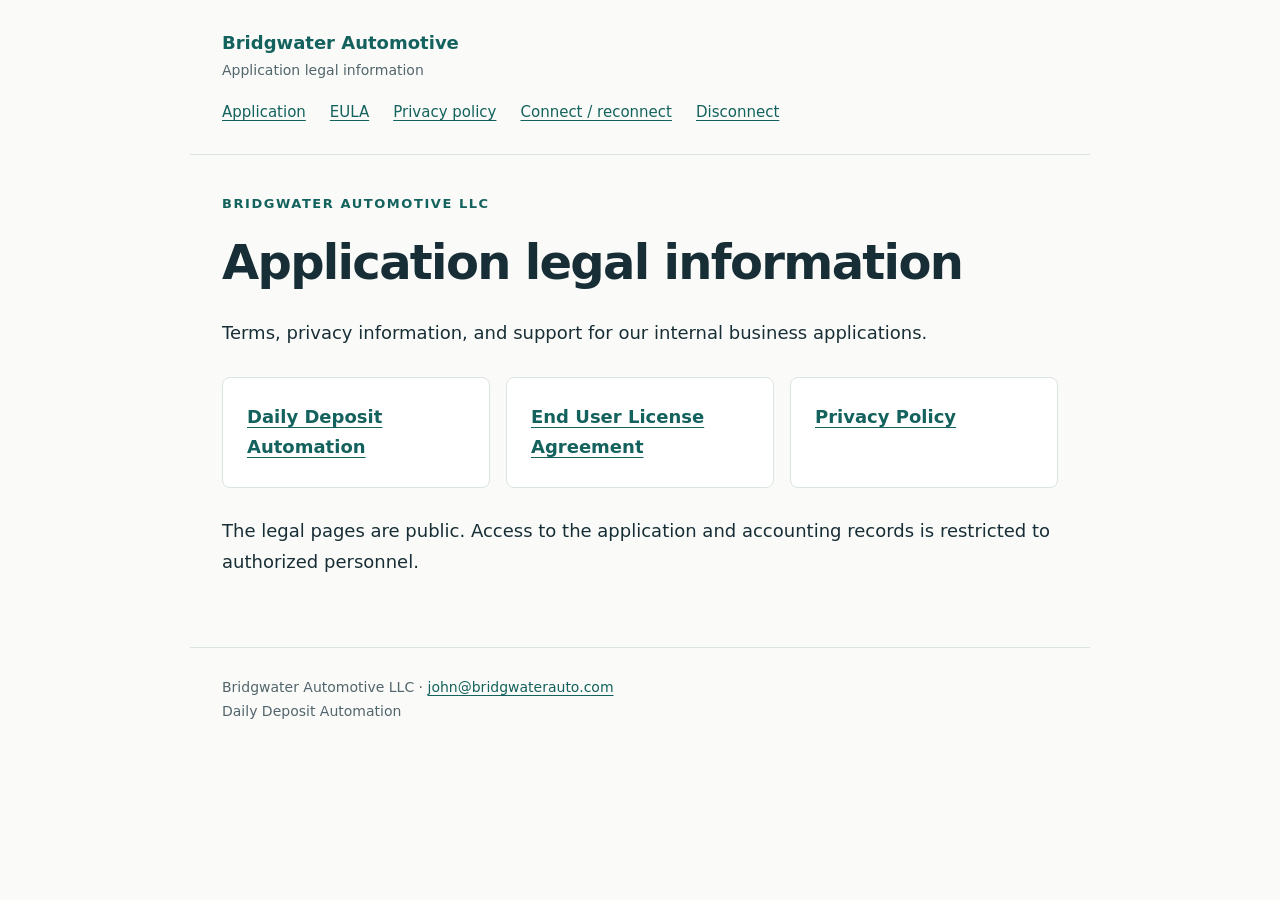
<file: public/index.html>
<!doctype html><html lang="en"><head><meta charset="utf-8"><meta name="viewport" content="width=device-width,initial-scale=1"><meta name="description" content="Legal information for Bridgwater Automotive LLC's Daily Deposit Automation."><title>Application legal information | Bridgwater Automotive</title><link rel="stylesheet" href="style.css"></head><body><a class="skip" href="#main">Skip to content</a><header><a href="index.html">Bridgwater Automotive</a><small>Application legal information</small><nav aria-label="Legal navigation"><a href="daily-deposit-automation/">Application</a><a href="daily-deposit-automation/eula/">EULA</a><a href="daily-deposit-automation/privacy/">Privacy policy</a><a href="daily-deposit-automation/connect/">Connect / reconnect</a><a href="daily-deposit-automation/disconnected/">Disconnect</a></nav></header><main id="main"><p class="eyebrow">Bridgwater Automotive LLC</p><h1>Application legal information</h1><p>Terms, privacy information, and support for our internal business applications.</p><div class="cards"><a class="card" href="daily-deposit-automation/">Daily Deposit Automation</a><a class="card" href="daily-deposit-automation/eula/">End User License Agreement</a><a class="card" href="daily-deposit-automation/privacy/">Privacy Policy</a></div><p>The legal pages are public. Access to the application and accounting records is restricted to authorized personnel.</p></main><footer>Bridgwater Automotive LLC · <a href="mailto:john@bridgwaterauto.com">john@bridgwaterauto.com</a><br>Daily Deposit Automation</footer></body></html>
</file>
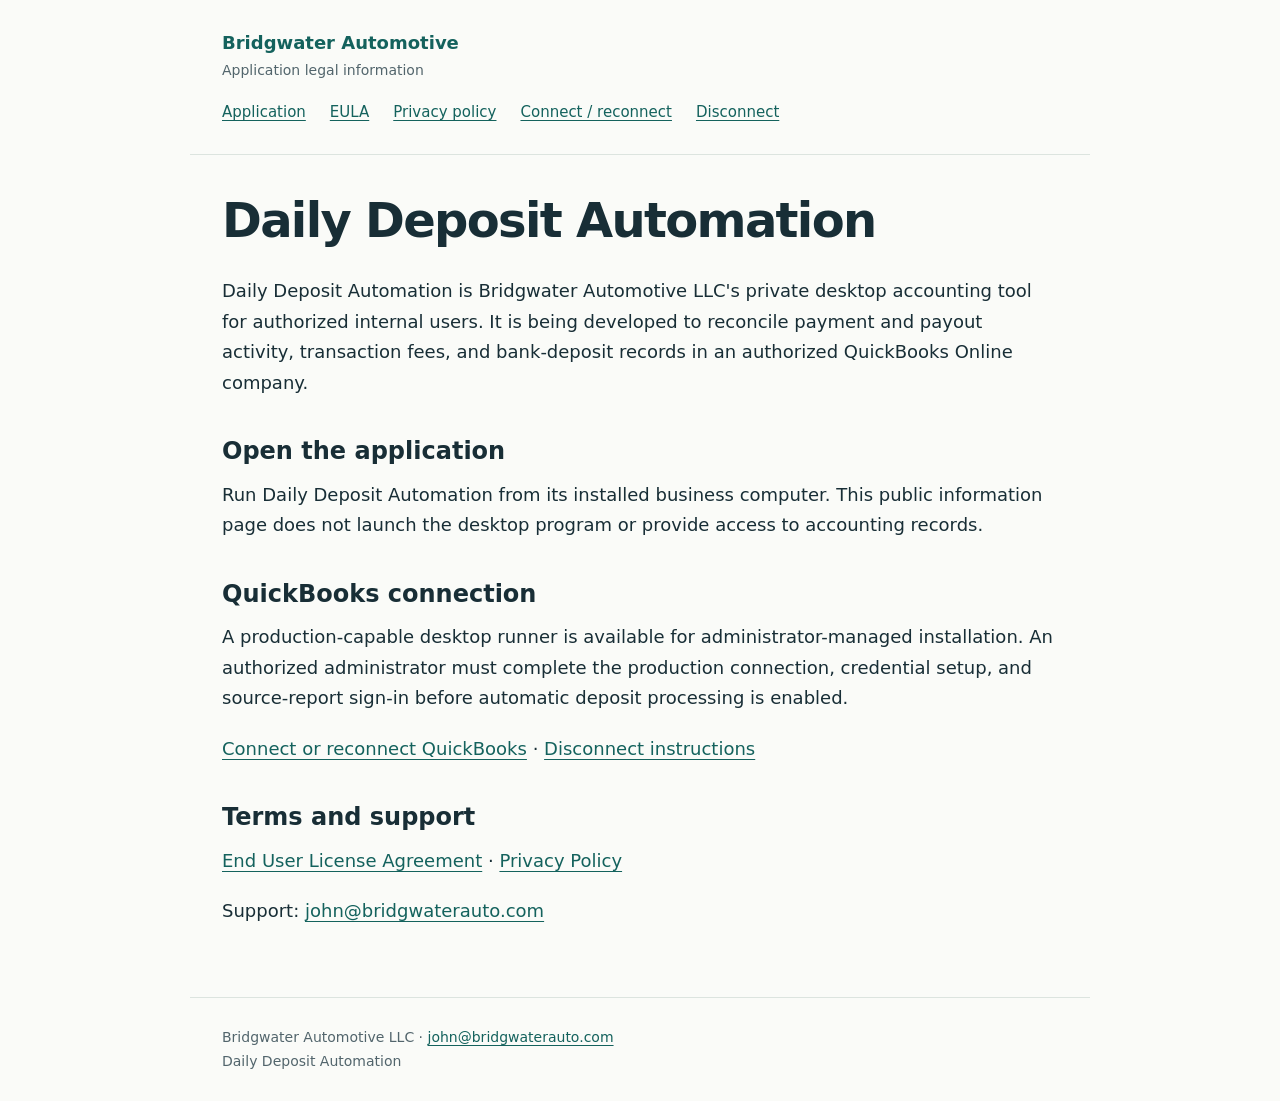
<file: public/daily-deposit-automation/index.html>
<!doctype html><html lang="en"><head><meta charset="utf-8"><meta name="viewport" content="width=device-width,initial-scale=1"><meta name="description" content="Legal information for Bridgwater Automotive LLC's Daily Deposit Automation."><title>Daily Deposit Automation | Bridgwater Automotive</title><link rel="stylesheet" href="../style.css"></head><body><a class="skip" href="#main">Skip to content</a><header><a href="../index.html">Bridgwater Automotive</a><small>Application legal information</small><nav aria-label="Legal navigation"><a href="../daily-deposit-automation/">Application</a><a href="../daily-deposit-automation/eula/">EULA</a><a href="../daily-deposit-automation/privacy/">Privacy policy</a><a href="../daily-deposit-automation/connect/">Connect / reconnect</a><a href="../daily-deposit-automation/disconnected/">Disconnect</a></nav></header><main id="main"><h1 id="daily-deposit-automation">Daily Deposit Automation</h1>
<p>Daily Deposit Automation is Bridgwater Automotive LLC's private desktop accounting tool for authorized internal users. It is being developed to reconcile payment and payout activity, transaction fees, and bank-deposit records in an authorized QuickBooks Online company.</p>
<h2 id="open-the-application">Open the application</h2>
<p>Run Daily Deposit Automation from its installed business computer. This public information page does not launch the desktop program or provide access to accounting records.</p>
<h2 id="quickbooks-connection">QuickBooks connection</h2>
<p>A production-capable desktop runner is available for administrator-managed installation. An authorized administrator must complete the production connection, credential setup, and source-report sign-in before automatic deposit processing is enabled.</p>
<p><a href="connect/">Connect or reconnect QuickBooks</a> · <a href="disconnected/">Disconnect instructions</a></p>
<h2 id="terms-and-support">Terms and support</h2>
<p><a href="eula/">End User License Agreement</a> · <a href="privacy/">Privacy Policy</a></p>
<p>Support: <a href="mailto:john@bridgwaterauto.com">john@bridgwaterauto.com</a></p>
</main><footer>Bridgwater Automotive LLC · <a href="mailto:john@bridgwaterauto.com">john@bridgwaterauto.com</a><br>Daily Deposit Automation</footer></body></html>
</file>
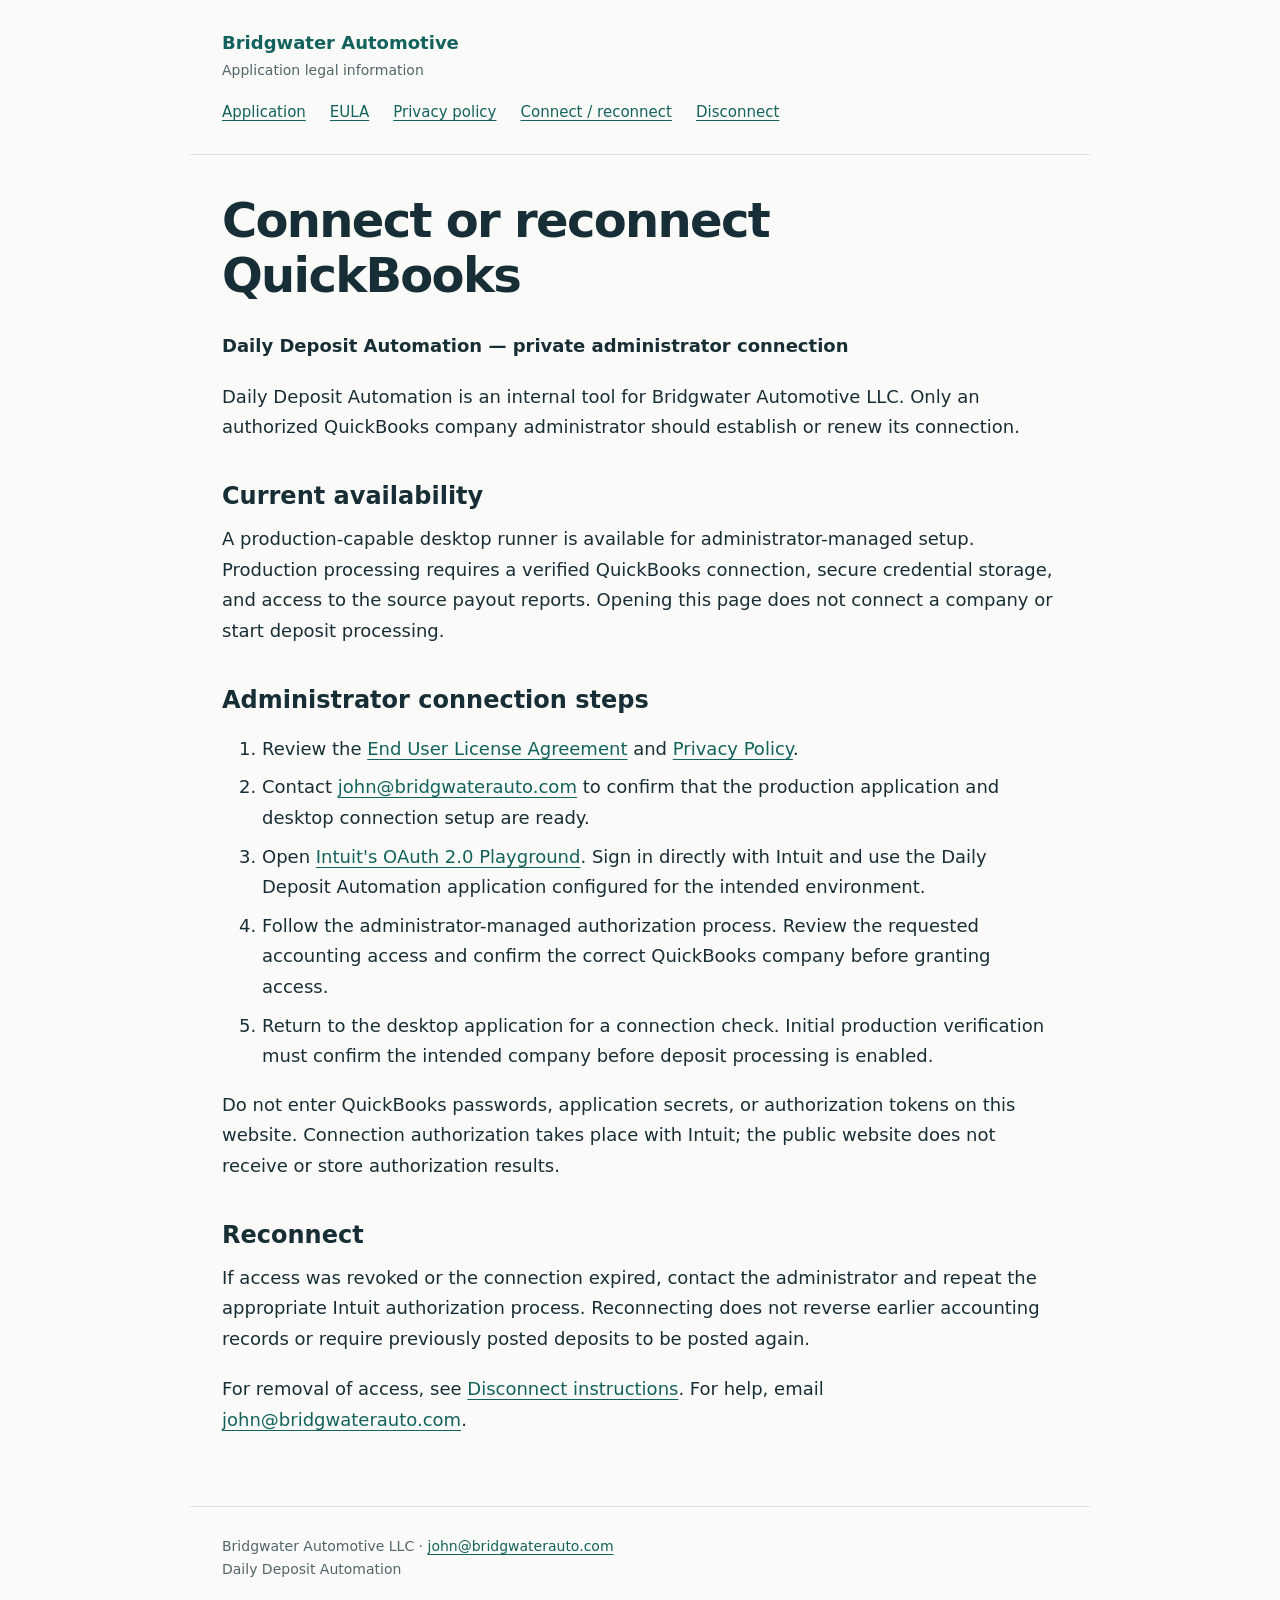
<file: public/daily-deposit-automation/connect/index.html>
<!doctype html><html lang="en"><head><meta charset="utf-8"><meta name="viewport" content="width=device-width,initial-scale=1"><meta name="description" content="Legal information for Bridgwater Automotive LLC's Daily Deposit Automation."><title>Connect or reconnect QuickBooks | Bridgwater Automotive</title><link rel="stylesheet" href="../../style.css"></head><body><a class="skip" href="#main">Skip to content</a><header><a href="../../index.html">Bridgwater Automotive</a><small>Application legal information</small><nav aria-label="Legal navigation"><a href="../../daily-deposit-automation/">Application</a><a href="../../daily-deposit-automation/eula/">EULA</a><a href="../../daily-deposit-automation/privacy/">Privacy policy</a><a href="../../daily-deposit-automation/connect/">Connect / reconnect</a><a href="../../daily-deposit-automation/disconnected/">Disconnect</a></nav></header><main id="main"><h1 id="connect-or-reconnect-quickbooks">Connect or reconnect QuickBooks</h1>
<p><strong>Daily Deposit Automation — private administrator connection</strong></p>
<p>Daily Deposit Automation is an internal tool for Bridgwater Automotive LLC. Only an authorized QuickBooks company administrator should establish or renew its connection.</p>
<h2 id="current-availability">Current availability</h2>
<p>A production-capable desktop runner is available for administrator-managed setup. Production processing requires a verified QuickBooks connection, secure credential storage, and access to the source payout reports. Opening this page does not connect a company or start deposit processing.</p>
<h2 id="administrator-connection-steps">Administrator connection steps</h2>
<ol>
<li>Review the <a href="../eula/">End User License Agreement</a> and <a href="../privacy/">Privacy Policy</a>.</li>
<li>Contact <a href="mailto:john@bridgwaterauto.com">john@bridgwaterauto.com</a> to confirm that the production application and desktop connection setup are ready.</li>
<li>Open <a href="https://developer.intuit.com/app/developer/playground">Intuit's OAuth 2.0 Playground</a>. Sign in directly with Intuit and use the Daily Deposit Automation application configured for the intended environment.</li>
<li>Follow the administrator-managed authorization process. Review the requested accounting access and confirm the correct QuickBooks company before granting access.</li>
<li>Return to the desktop application for a connection check. Initial production verification must confirm the intended company before deposit processing is enabled.</li>
</ol>
<p>Do not enter QuickBooks passwords, application secrets, or authorization tokens on this website. Connection authorization takes place with Intuit; the public website does not receive or store authorization results.</p>
<h2 id="reconnect">Reconnect</h2>
<p>If access was revoked or the connection expired, contact the administrator and repeat the appropriate Intuit authorization process. Reconnecting does not reverse earlier accounting records or require previously posted deposits to be posted again.</p>
<p>For removal of access, see <a href="../disconnected/">Disconnect instructions</a>. For help, email <a href="mailto:john@bridgwaterauto.com">john@bridgwaterauto.com</a>.</p>
</main><footer>Bridgwater Automotive LLC · <a href="mailto:john@bridgwaterauto.com">john@bridgwaterauto.com</a><br>Daily Deposit Automation</footer></body></html>
</file>
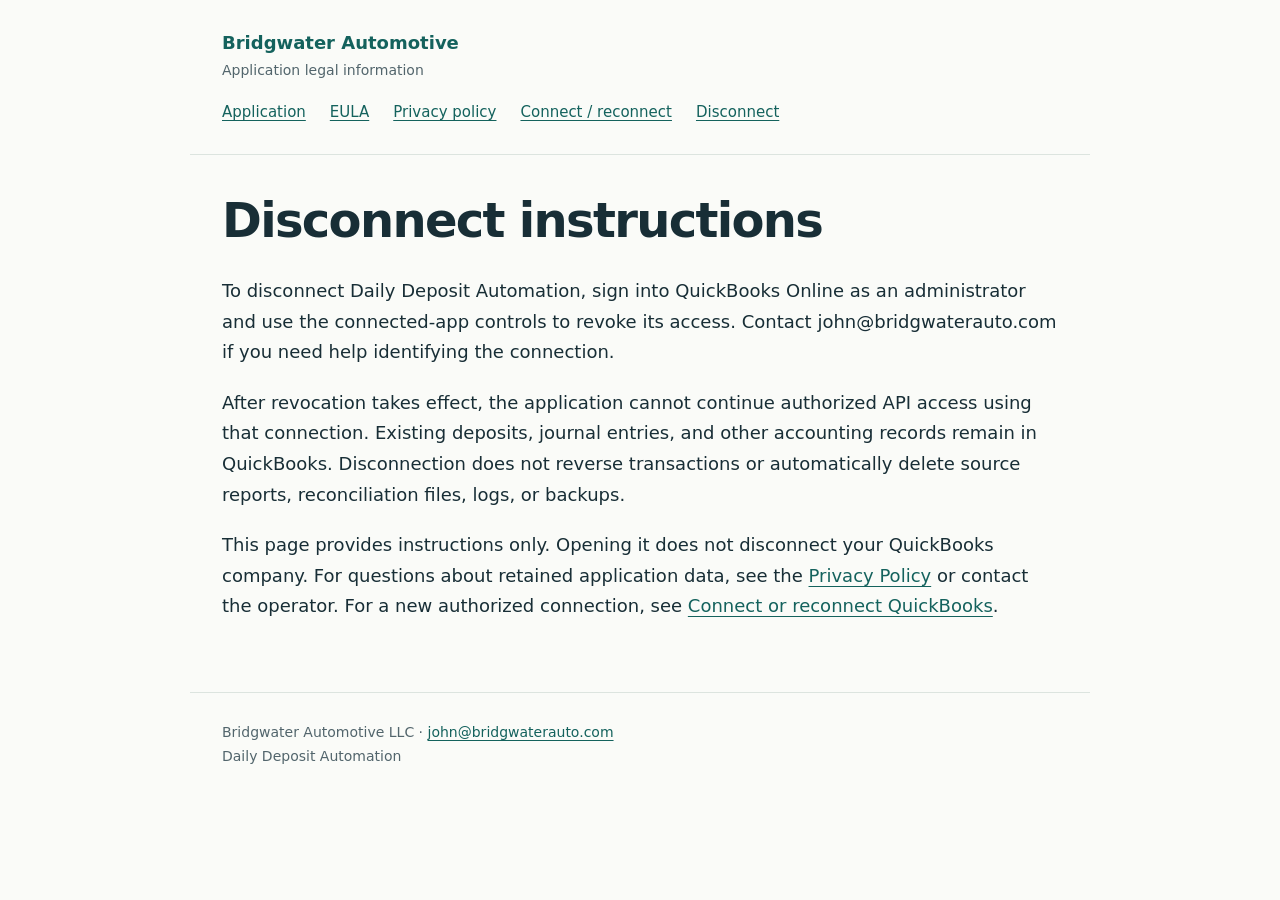
<file: public/daily-deposit-automation/disconnected/index.html>
<!doctype html><html lang="en"><head><meta charset="utf-8"><meta name="viewport" content="width=device-width,initial-scale=1"><meta name="description" content="Legal information for Bridgwater Automotive LLC's Daily Deposit Automation."><title>Disconnect instructions | Bridgwater Automotive</title><link rel="stylesheet" href="../../style.css"></head><body><a class="skip" href="#main">Skip to content</a><header><a href="../../index.html">Bridgwater Automotive</a><small>Application legal information</small><nav aria-label="Legal navigation"><a href="../../daily-deposit-automation/">Application</a><a href="../../daily-deposit-automation/eula/">EULA</a><a href="../../daily-deposit-automation/privacy/">Privacy policy</a><a href="../../daily-deposit-automation/connect/">Connect / reconnect</a><a href="../../daily-deposit-automation/disconnected/">Disconnect</a></nav></header><main id="main"><h1 id="disconnect-instructions">Disconnect instructions</h1>
<p>To disconnect Daily Deposit Automation, sign into QuickBooks Online as an administrator and use the connected-app controls to revoke its access. Contact john@bridgwaterauto.com if you need help identifying the connection.</p>
<p>After revocation takes effect, the application cannot continue authorized API access using that connection. Existing deposits, journal entries, and other accounting records remain in QuickBooks. Disconnection does not reverse transactions or automatically delete source reports, reconciliation files, logs, or backups.</p>
<p>This page provides instructions only. Opening it does not disconnect your QuickBooks company. For questions about retained application data, see the <a href="../privacy/">Privacy Policy</a> or contact the operator. For a new authorized connection, see <a href="../connect/">Connect or reconnect QuickBooks</a>.</p>
</main><footer>Bridgwater Automotive LLC · <a href="mailto:john@bridgwaterauto.com">john@bridgwaterauto.com</a><br>Daily Deposit Automation</footer></body></html>
</file>
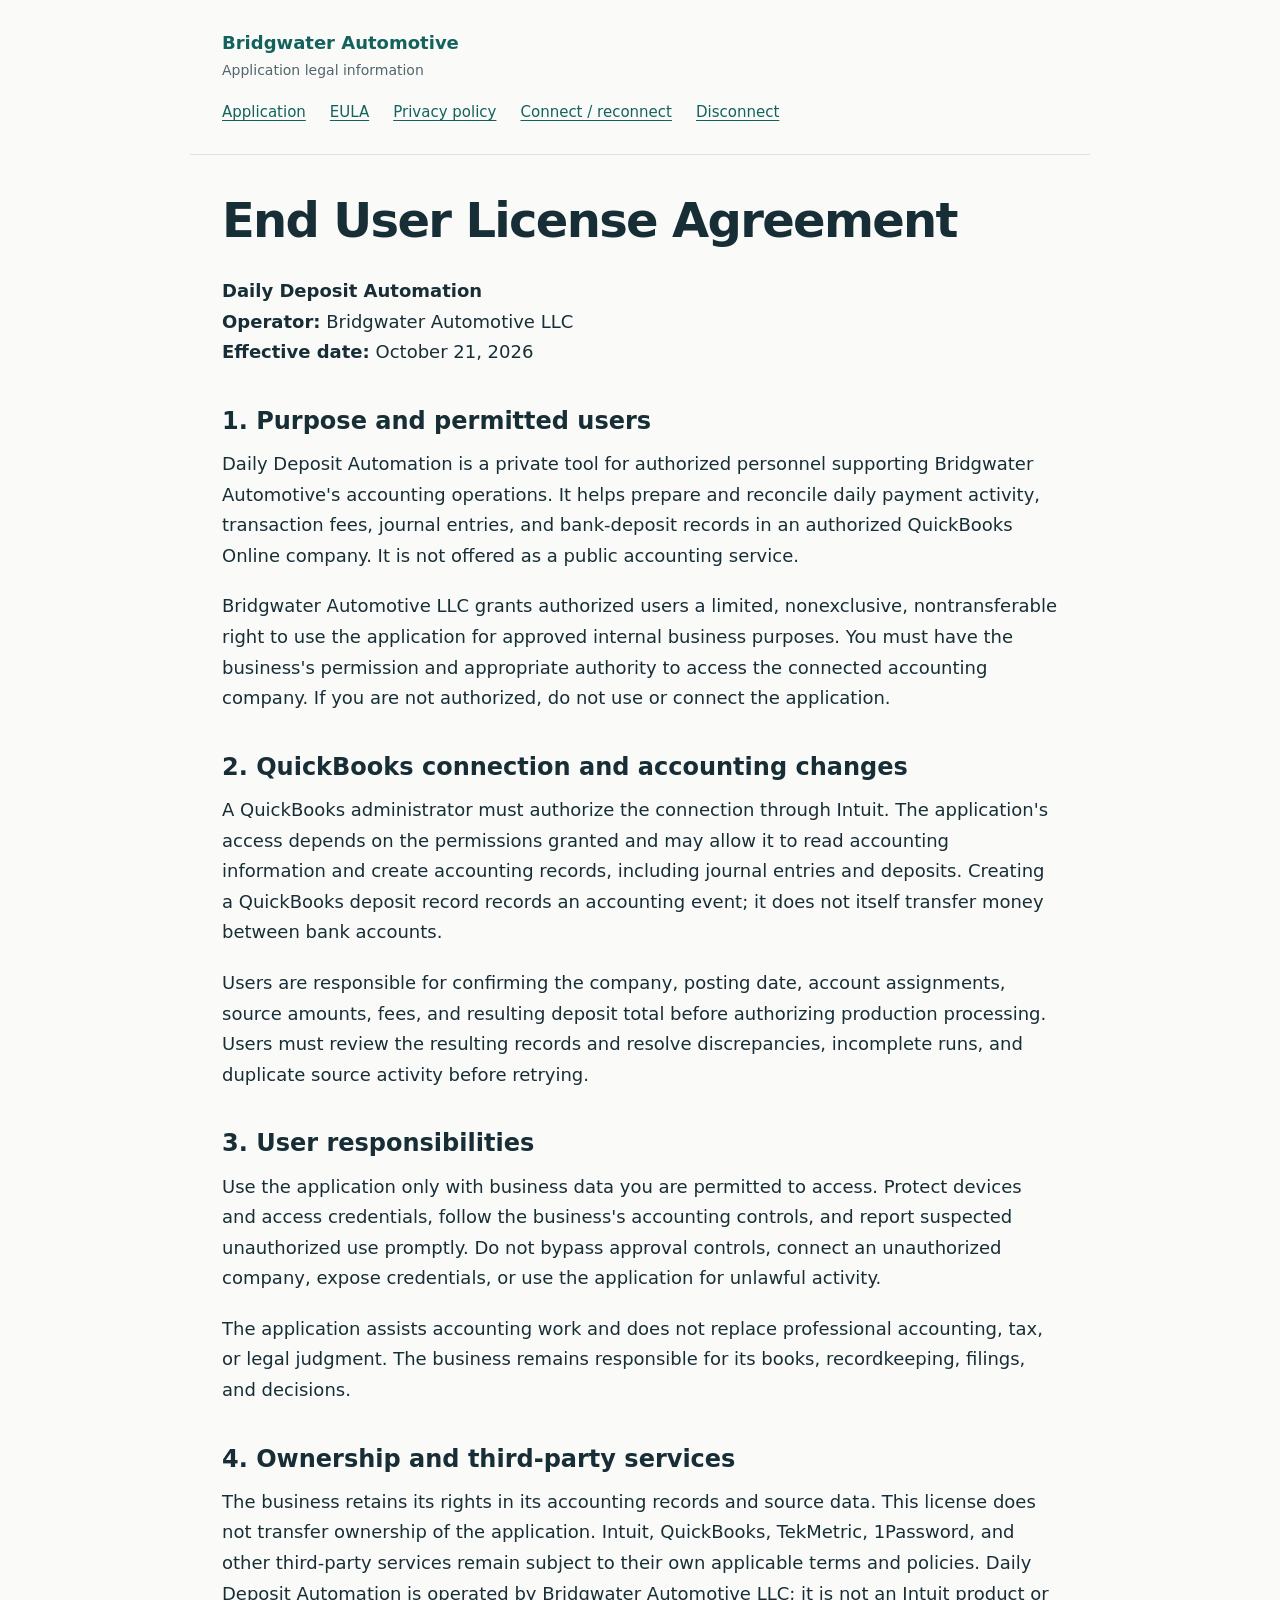
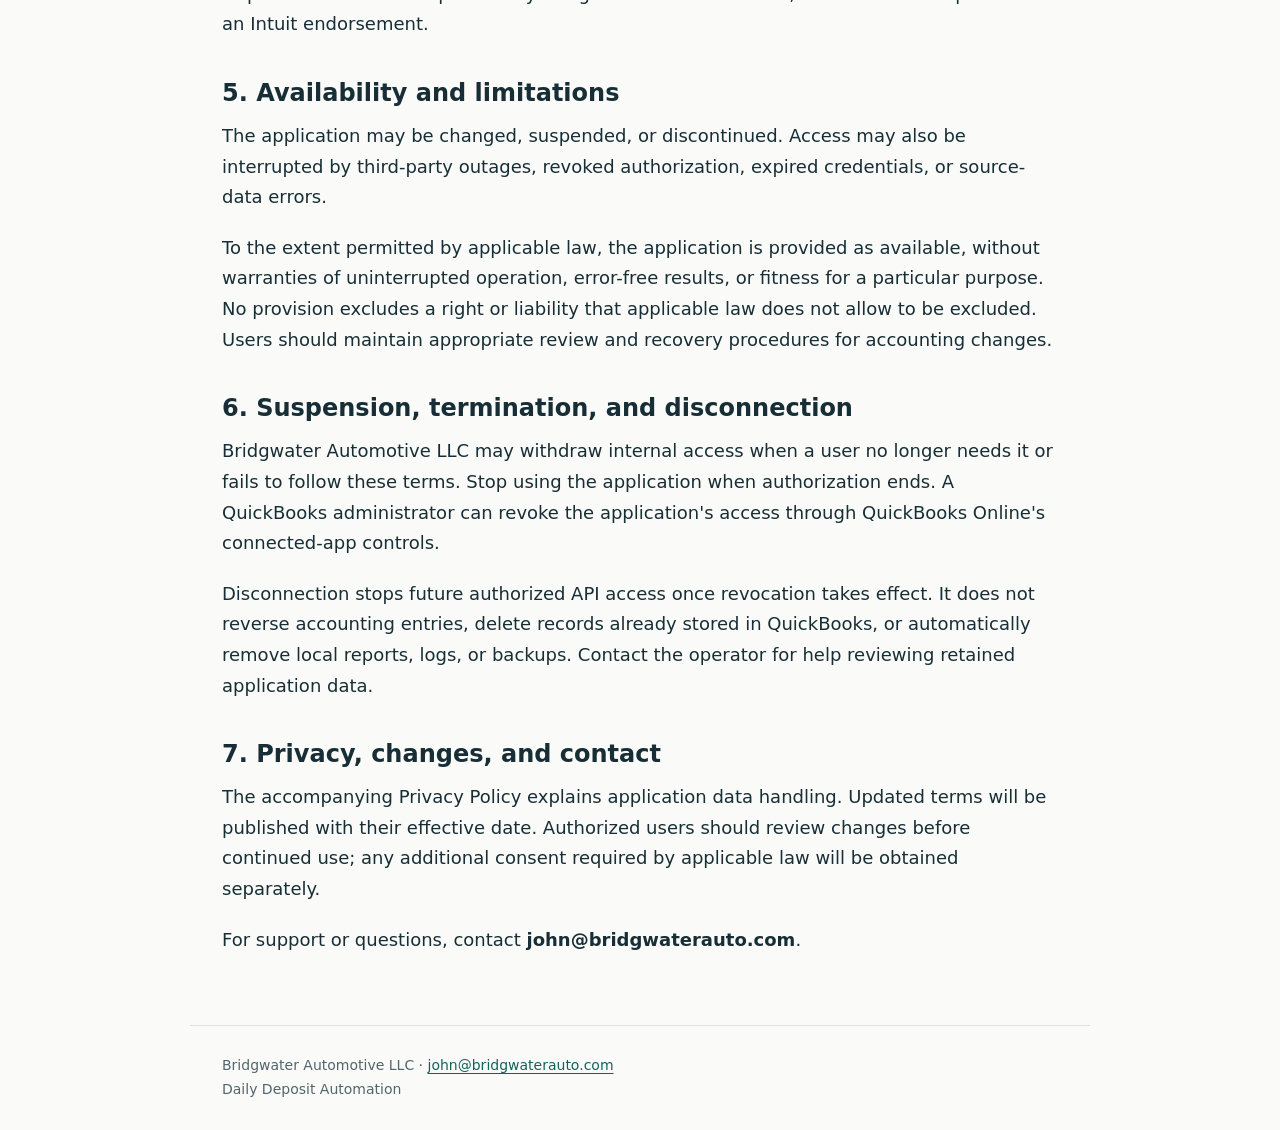
<file: public/daily-deposit-automation/eula/index.html>
<!doctype html><html lang="en"><head><meta charset="utf-8"><meta name="viewport" content="width=device-width,initial-scale=1"><meta name="description" content="Legal information for Bridgwater Automotive LLC's Daily Deposit Automation."><title>End User License Agreement | Bridgwater Automotive</title><link rel="stylesheet" href="../../style.css"></head><body><a class="skip" href="#main">Skip to content</a><header><a href="../../index.html">Bridgwater Automotive</a><small>Application legal information</small><nav aria-label="Legal navigation"><a href="../../daily-deposit-automation/">Application</a><a href="../../daily-deposit-automation/eula/">EULA</a><a href="../../daily-deposit-automation/privacy/">Privacy policy</a><a href="../../daily-deposit-automation/connect/">Connect / reconnect</a><a href="../../daily-deposit-automation/disconnected/">Disconnect</a></nav></header><main id="main"><h1 id="end-user-license-agreement">End User License Agreement</h1>
<p><strong>Daily Deposit Automation</strong><br />
<strong>Operator:</strong> Bridgwater Automotive LLC<br />
<strong>Effective date:</strong> October 21, 2026</p>
<h2 id="purpose-and-permitted-users">1. Purpose and permitted users</h2>
<p>Daily Deposit Automation is a private tool for authorized personnel supporting Bridgwater Automotive's accounting operations. It helps prepare and reconcile daily payment activity, transaction fees, journal entries, and bank-deposit records in an authorized QuickBooks Online company. It is not offered as a public accounting service.</p>
<p>Bridgwater Automotive LLC grants authorized users a limited, nonexclusive, nontransferable right to use the application for approved internal business purposes. You must have the business's permission and appropriate authority to access the connected accounting company. If you are not authorized, do not use or connect the application.</p>
<h2 id="quickbooks-connection-and-accounting-changes">2. QuickBooks connection and accounting changes</h2>
<p>A QuickBooks administrator must authorize the connection through Intuit. The application's access depends on the permissions granted and may allow it to read accounting information and create accounting records, including journal entries and deposits. Creating a QuickBooks deposit record records an accounting event; it does not itself transfer money between bank accounts.</p>
<p>Users are responsible for confirming the company, posting date, account assignments, source amounts, fees, and resulting deposit total before authorizing production processing. Users must review the resulting records and resolve discrepancies, incomplete runs, and duplicate source activity before retrying.</p>
<h2 id="user-responsibilities">3. User responsibilities</h2>
<p>Use the application only with business data you are permitted to access. Protect devices and access credentials, follow the business's accounting controls, and report suspected unauthorized use promptly. Do not bypass approval controls, connect an unauthorized company, expose credentials, or use the application for unlawful activity.</p>
<p>The application assists accounting work and does not replace professional accounting, tax, or legal judgment. The business remains responsible for its books, recordkeeping, filings, and decisions.</p>
<h2 id="ownership-and-third-party-services">4. Ownership and third-party services</h2>
<p>The business retains its rights in its accounting records and source data. This license does not transfer ownership of the application. Intuit, QuickBooks, TekMetric, 1Password, and other third-party services remain subject to their own applicable terms and policies. Daily Deposit Automation is operated by Bridgwater Automotive LLC; it is not an Intuit product or an Intuit endorsement.</p>
<h2 id="availability-and-limitations">5. Availability and limitations</h2>
<p>The application may be changed, suspended, or discontinued. Access may also be interrupted by third-party outages, revoked authorization, expired credentials, or source-data errors.</p>
<p>To the extent permitted by applicable law, the application is provided as available, without warranties of uninterrupted operation, error-free results, or fitness for a particular purpose. No provision excludes a right or liability that applicable law does not allow to be excluded. Users should maintain appropriate review and recovery procedures for accounting changes.</p>
<h2 id="suspension-termination-and-disconnection">6. Suspension, termination, and disconnection</h2>
<p>Bridgwater Automotive LLC may withdraw internal access when a user no longer needs it or fails to follow these terms. Stop using the application when authorization ends. A QuickBooks administrator can revoke the application's access through QuickBooks Online's connected-app controls.</p>
<p>Disconnection stops future authorized API access once revocation takes effect. It does not reverse accounting entries, delete records already stored in QuickBooks, or automatically remove local reports, logs, or backups. Contact the operator for help reviewing retained application data.</p>
<h2 id="privacy-changes-and-contact">7. Privacy, changes, and contact</h2>
<p>The accompanying Privacy Policy explains application data handling. Updated terms will be published with their effective date. Authorized users should review changes before continued use; any additional consent required by applicable law will be obtained separately.</p>
<p>For support or questions, contact <strong>john@bridgwaterauto.com</strong>.</p>
</main><footer>Bridgwater Automotive LLC · <a href="mailto:john@bridgwaterauto.com">john@bridgwaterauto.com</a><br>Daily Deposit Automation</footer></body></html>
</file>
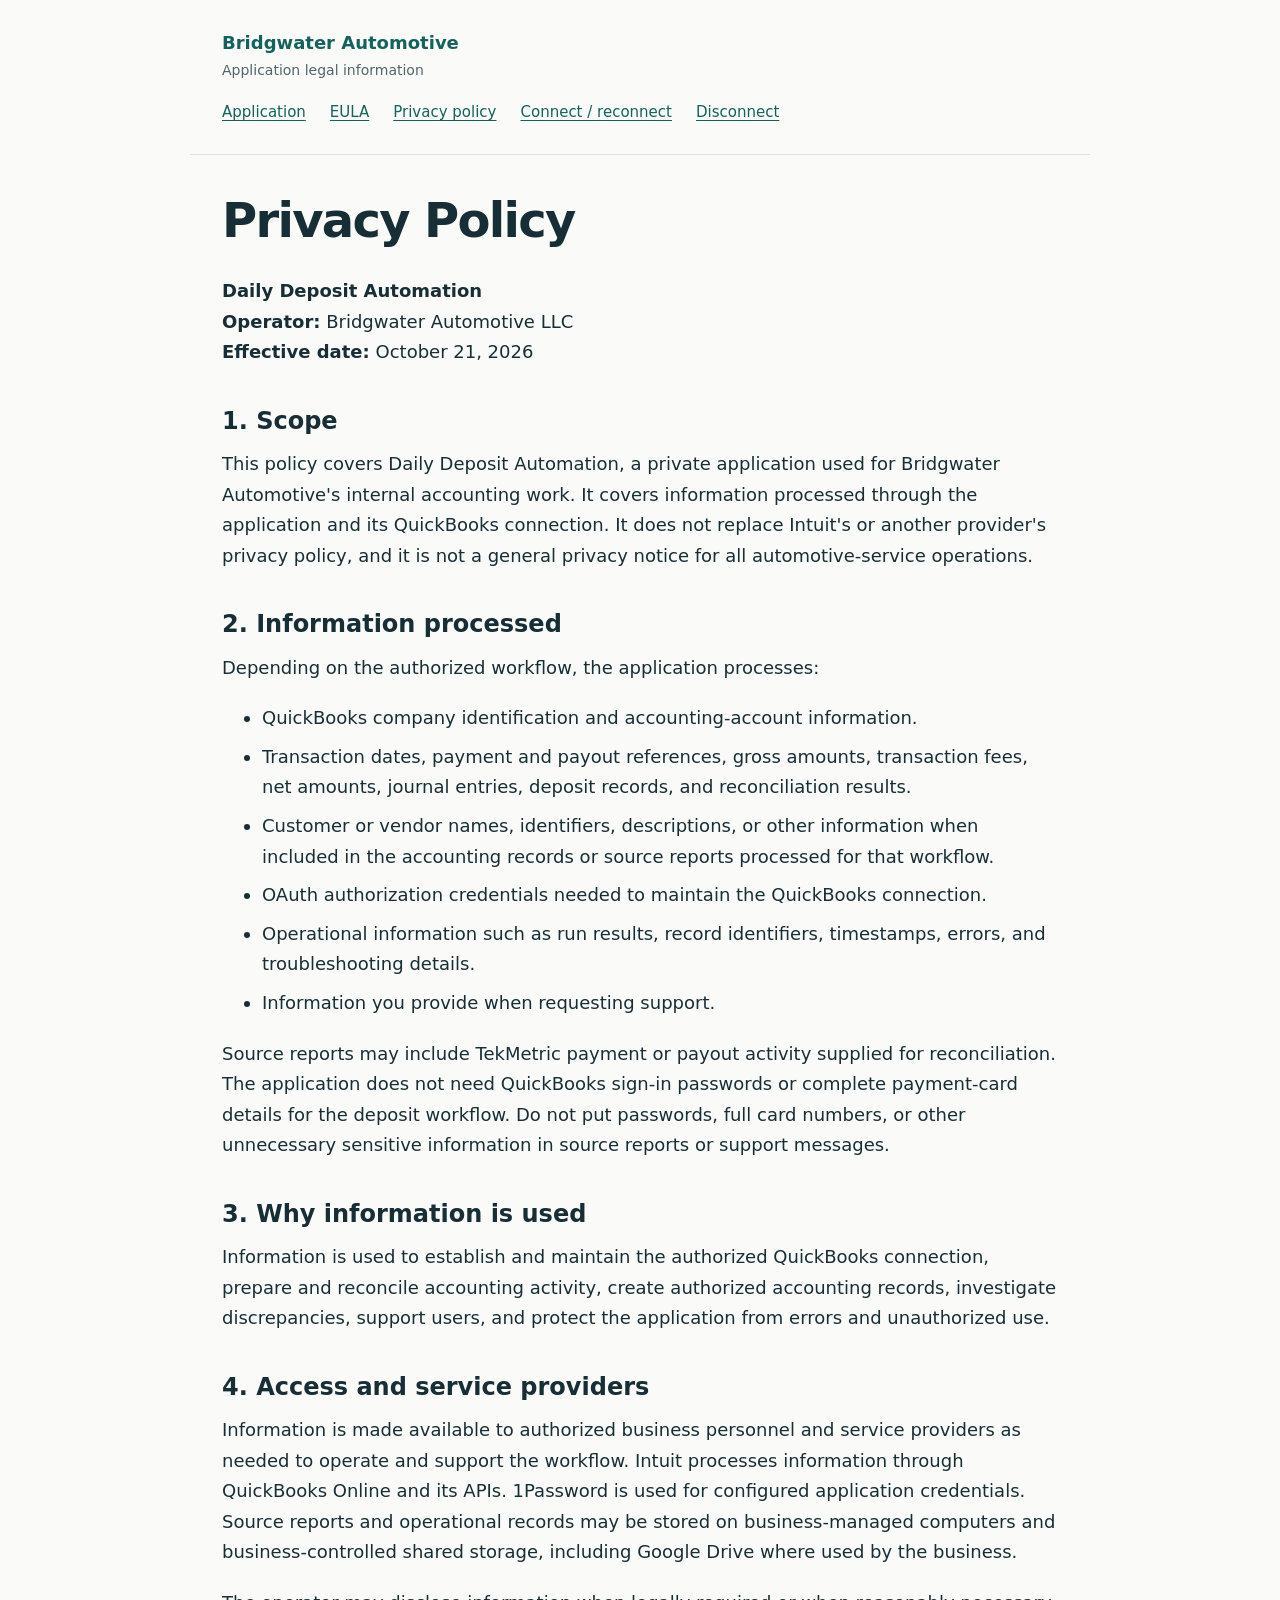
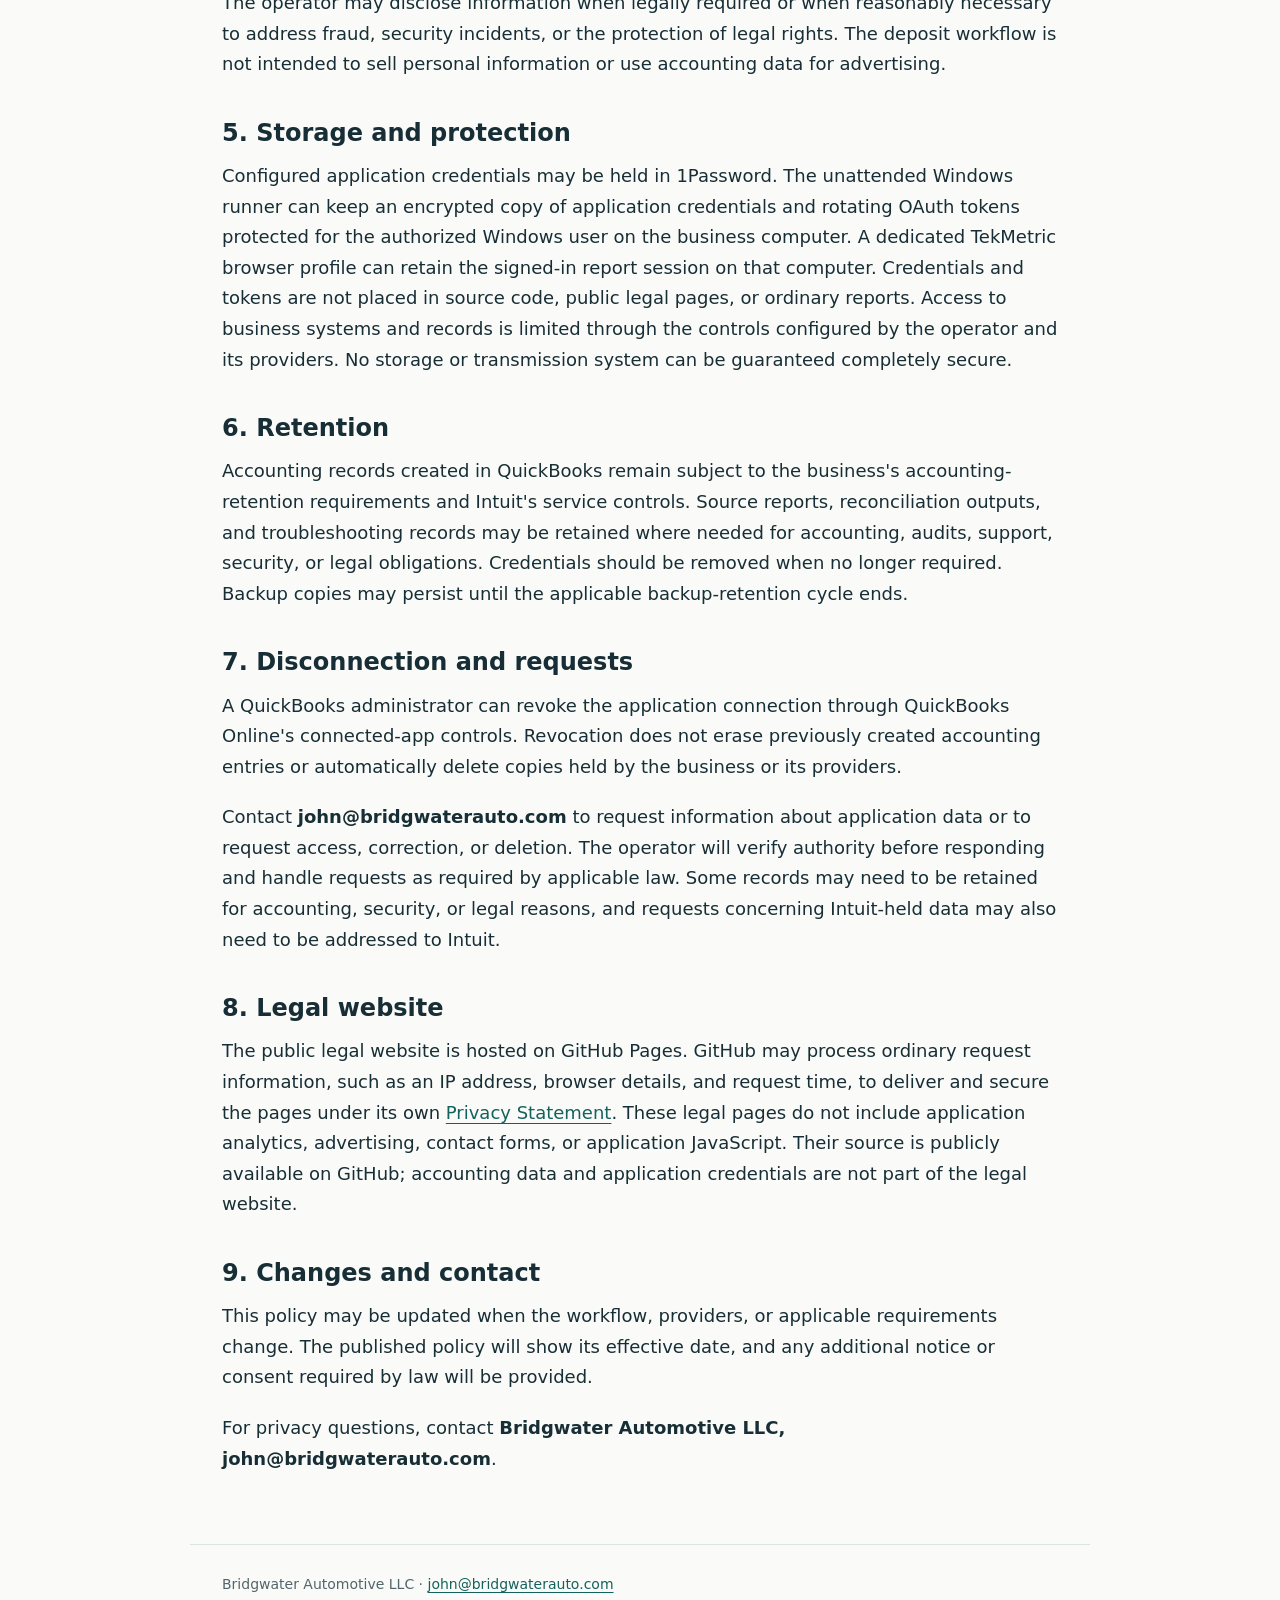
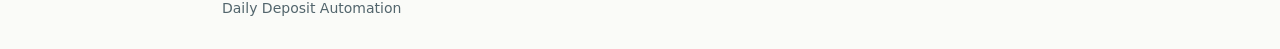
<file: public/daily-deposit-automation/privacy/index.html>
<!doctype html><html lang="en"><head><meta charset="utf-8"><meta name="viewport" content="width=device-width,initial-scale=1"><meta name="description" content="Legal information for Bridgwater Automotive LLC's Daily Deposit Automation."><title>Privacy Policy | Bridgwater Automotive</title><link rel="stylesheet" href="../../style.css"></head><body><a class="skip" href="#main">Skip to content</a><header><a href="../../index.html">Bridgwater Automotive</a><small>Application legal information</small><nav aria-label="Legal navigation"><a href="../../daily-deposit-automation/">Application</a><a href="../../daily-deposit-automation/eula/">EULA</a><a href="../../daily-deposit-automation/privacy/">Privacy policy</a><a href="../../daily-deposit-automation/connect/">Connect / reconnect</a><a href="../../daily-deposit-automation/disconnected/">Disconnect</a></nav></header><main id="main"><h1 id="privacy-policy">Privacy Policy</h1>
<p><strong>Daily Deposit Automation</strong><br />
<strong>Operator:</strong> Bridgwater Automotive LLC<br />
<strong>Effective date:</strong> October 21, 2026</p>
<h2 id="scope">1. Scope</h2>
<p>This policy covers Daily Deposit Automation, a private application used for Bridgwater Automotive's internal accounting work. It covers information processed through the application and its QuickBooks connection. It does not replace Intuit's or another provider's privacy policy, and it is not a general privacy notice for all automotive-service operations.</p>
<h2 id="information-processed">2. Information processed</h2>
<p>Depending on the authorized workflow, the application processes:</p>
<ul>
<li>QuickBooks company identification and accounting-account information.</li>
<li>Transaction dates, payment and payout references, gross amounts, transaction fees, net amounts, journal entries, deposit records, and reconciliation results.</li>
<li>Customer or vendor names, identifiers, descriptions, or other information when included in the accounting records or source reports processed for that workflow.</li>
<li>OAuth authorization credentials needed to maintain the QuickBooks connection.</li>
<li>Operational information such as run results, record identifiers, timestamps, errors, and troubleshooting details.</li>
<li>Information you provide when requesting support.</li>
</ul>
<p>Source reports may include TekMetric payment or payout activity supplied for reconciliation. The application does not need QuickBooks sign-in passwords or complete payment-card details for the deposit workflow. Do not put passwords, full card numbers, or other unnecessary sensitive information in source reports or support messages.</p>
<h2 id="why-information-is-used">3. Why information is used</h2>
<p>Information is used to establish and maintain the authorized QuickBooks connection, prepare and reconcile accounting activity, create authorized accounting records, investigate discrepancies, support users, and protect the application from errors and unauthorized use.</p>
<h2 id="access-and-service-providers">4. Access and service providers</h2>
<p>Information is made available to authorized business personnel and service providers as needed to operate and support the workflow. Intuit processes information through QuickBooks Online and its APIs. 1Password is used for configured application credentials. Source reports and operational records may be stored on business-managed computers and business-controlled shared storage, including Google Drive where used by the business.</p>
<p>The operator may disclose information when legally required or when reasonably necessary to address fraud, security incidents, or the protection of legal rights. The deposit workflow is not intended to sell personal information or use accounting data for advertising.</p>
<h2 id="storage-and-protection">5. Storage and protection</h2>
<p>Configured application credentials may be held in 1Password. The unattended Windows runner can keep an encrypted copy of application credentials and rotating OAuth tokens protected for the authorized Windows user on the business computer. A dedicated TekMetric browser profile can retain the signed-in report session on that computer. Credentials and tokens are not placed in source code, public legal pages, or ordinary reports. Access to business systems and records is limited through the controls configured by the operator and its providers. No storage or transmission system can be guaranteed completely secure.</p>
<h2 id="retention">6. Retention</h2>
<p>Accounting records created in QuickBooks remain subject to the business's accounting-retention requirements and Intuit's service controls. Source reports, reconciliation outputs, and troubleshooting records may be retained where needed for accounting, audits, support, security, or legal obligations. Credentials should be removed when no longer required. Backup copies may persist until the applicable backup-retention cycle ends.</p>
<h2 id="disconnection-and-requests">7. Disconnection and requests</h2>
<p>A QuickBooks administrator can revoke the application connection through QuickBooks Online's connected-app controls. Revocation does not erase previously created accounting entries or automatically delete copies held by the business or its providers.</p>
<p>Contact <strong>john@bridgwaterauto.com</strong> to request information about application data or to request access, correction, or deletion. The operator will verify authority before responding and handle requests as required by applicable law. Some records may need to be retained for accounting, security, or legal reasons, and requests concerning Intuit-held data may also need to be addressed to Intuit.</p>
<h2 id="legal-website">8. Legal website</h2>
<p>The public legal website is hosted on GitHub Pages. GitHub may process ordinary request information, such as an IP address, browser details, and request time, to deliver and secure the pages under its own <a href="https://docs.github.com/en/site-policy/privacy-policies/github-general-privacy-statement">Privacy Statement</a>. These legal pages do not include application analytics, advertising, contact forms, or application JavaScript. Their source is publicly available on GitHub; accounting data and application credentials are not part of the legal website.</p>
<h2 id="changes-and-contact">9. Changes and contact</h2>
<p>This policy may be updated when the workflow, providers, or applicable requirements change. The published policy will show its effective date, and any additional notice or consent required by law will be provided.</p>
<p>For privacy questions, contact <strong>Bridgwater Automotive LLC, john@bridgwaterauto.com</strong>.</p>
</main><footer>Bridgwater Automotive LLC · <a href="mailto:john@bridgwaterauto.com">john@bridgwaterauto.com</a><br>Daily Deposit Automation</footer></body></html>
</file>
<file: public/style.css>
:root{color-scheme:light;--ink:#182e36;--muted:#52656c;--accent:#14625d;--paper:#fafbf8;--line:#dce4df}*{box-sizing:border-box}body{margin:0;background:var(--paper);color:var(--ink);font:18px/1.7 system-ui,-apple-system,Segoe UI,sans-serif}a{color:var(--accent);text-underline-offset:.2em}a:focus-visible{outline:3px solid #bd772e;outline-offset:4px}header,main,footer{max-width:900px;margin:auto;padding:28px 32px}header{border-bottom:1px solid var(--line)}header a{font-weight:700;text-decoration:none}header small{display:block;color:var(--muted);font-size:14px}nav{display:flex;gap:12px 24px;flex-wrap:wrap;margin-top:18px;font-size:15px}nav a{font-weight:500;text-decoration:underline}main{padding-top:38px;padding-bottom:50px}h1{font-size:clamp(32px,5vw,48px);line-height:1.15;letter-spacing:-.035em;margin:0 0 28px}h2{font-size:24px;line-height:1.3;margin:38px 0 12px}p,ul{margin:0 0 20px}li{margin-bottom:8px}footer{border-top:1px solid var(--line);font-size:14px;color:var(--muted)}.eyebrow{font-size:13px;font-weight:700;letter-spacing:.12em;color:var(--accent);text-transform:uppercase}.cards{display:grid;grid-template-columns:repeat(auto-fit,minmax(220px,1fr));gap:16px;margin:28px 0}.card{display:block;border:1px solid var(--line);padding:24px;border-radius:8px;background:white;font-weight:650}.skip{position:absolute;left:-9999px}.skip:focus{left:16px;top:10px;background:white;padding:8px}@media(max-width:550px){header,main,footer{padding-left:22px;padding-right:22px}body{font-size:17px}}
</file>
